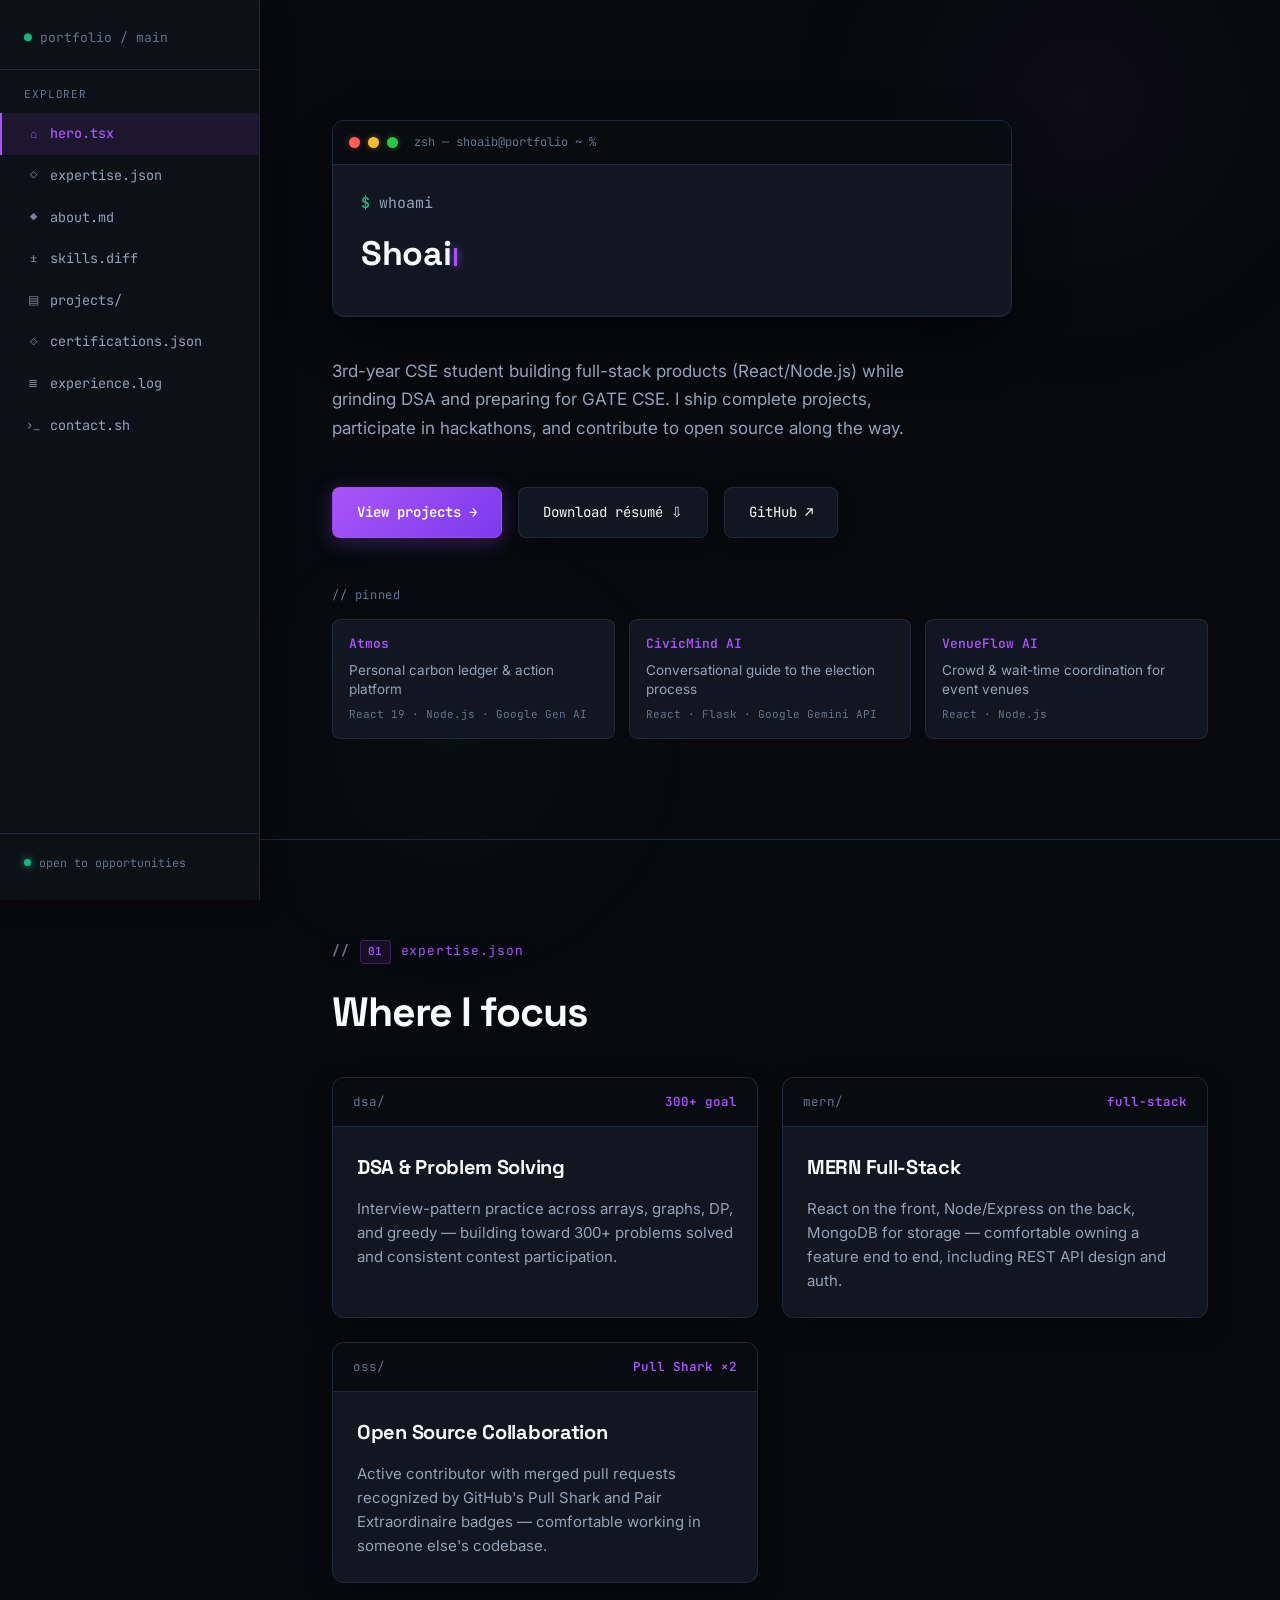
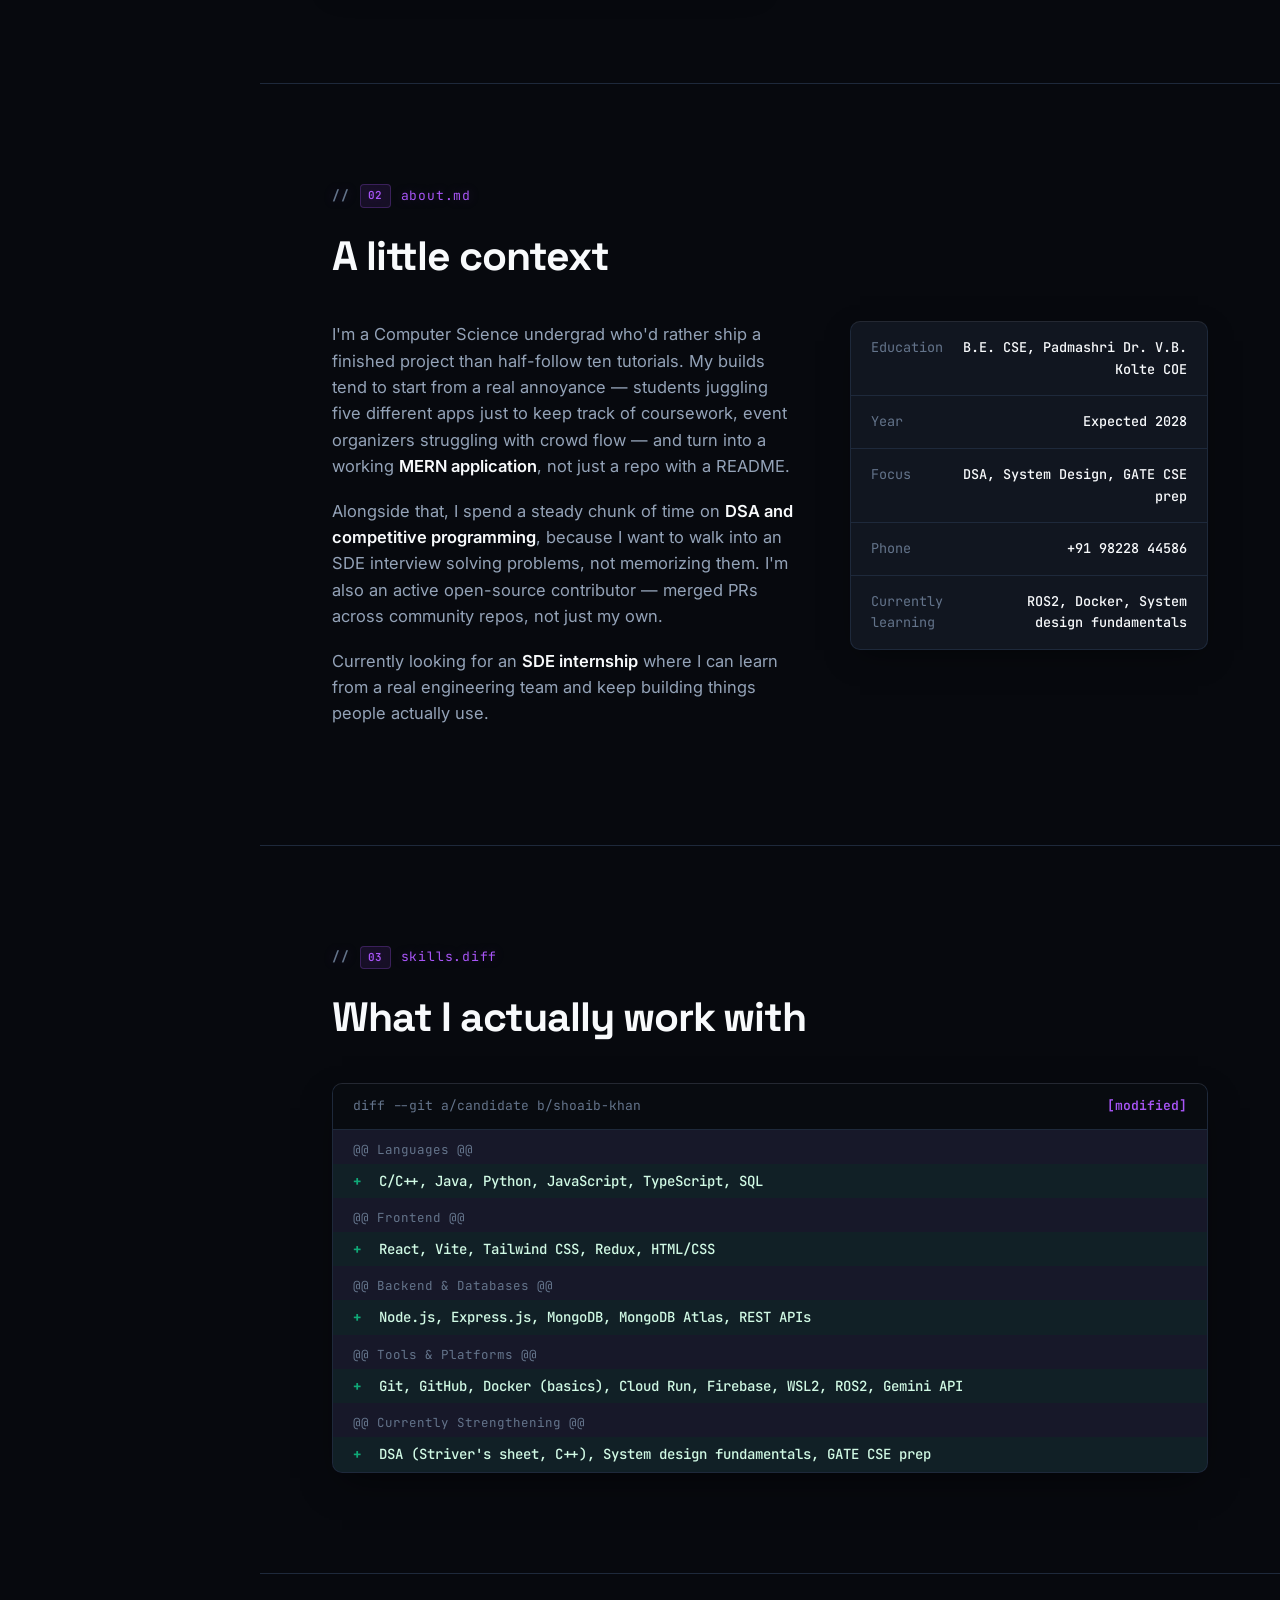
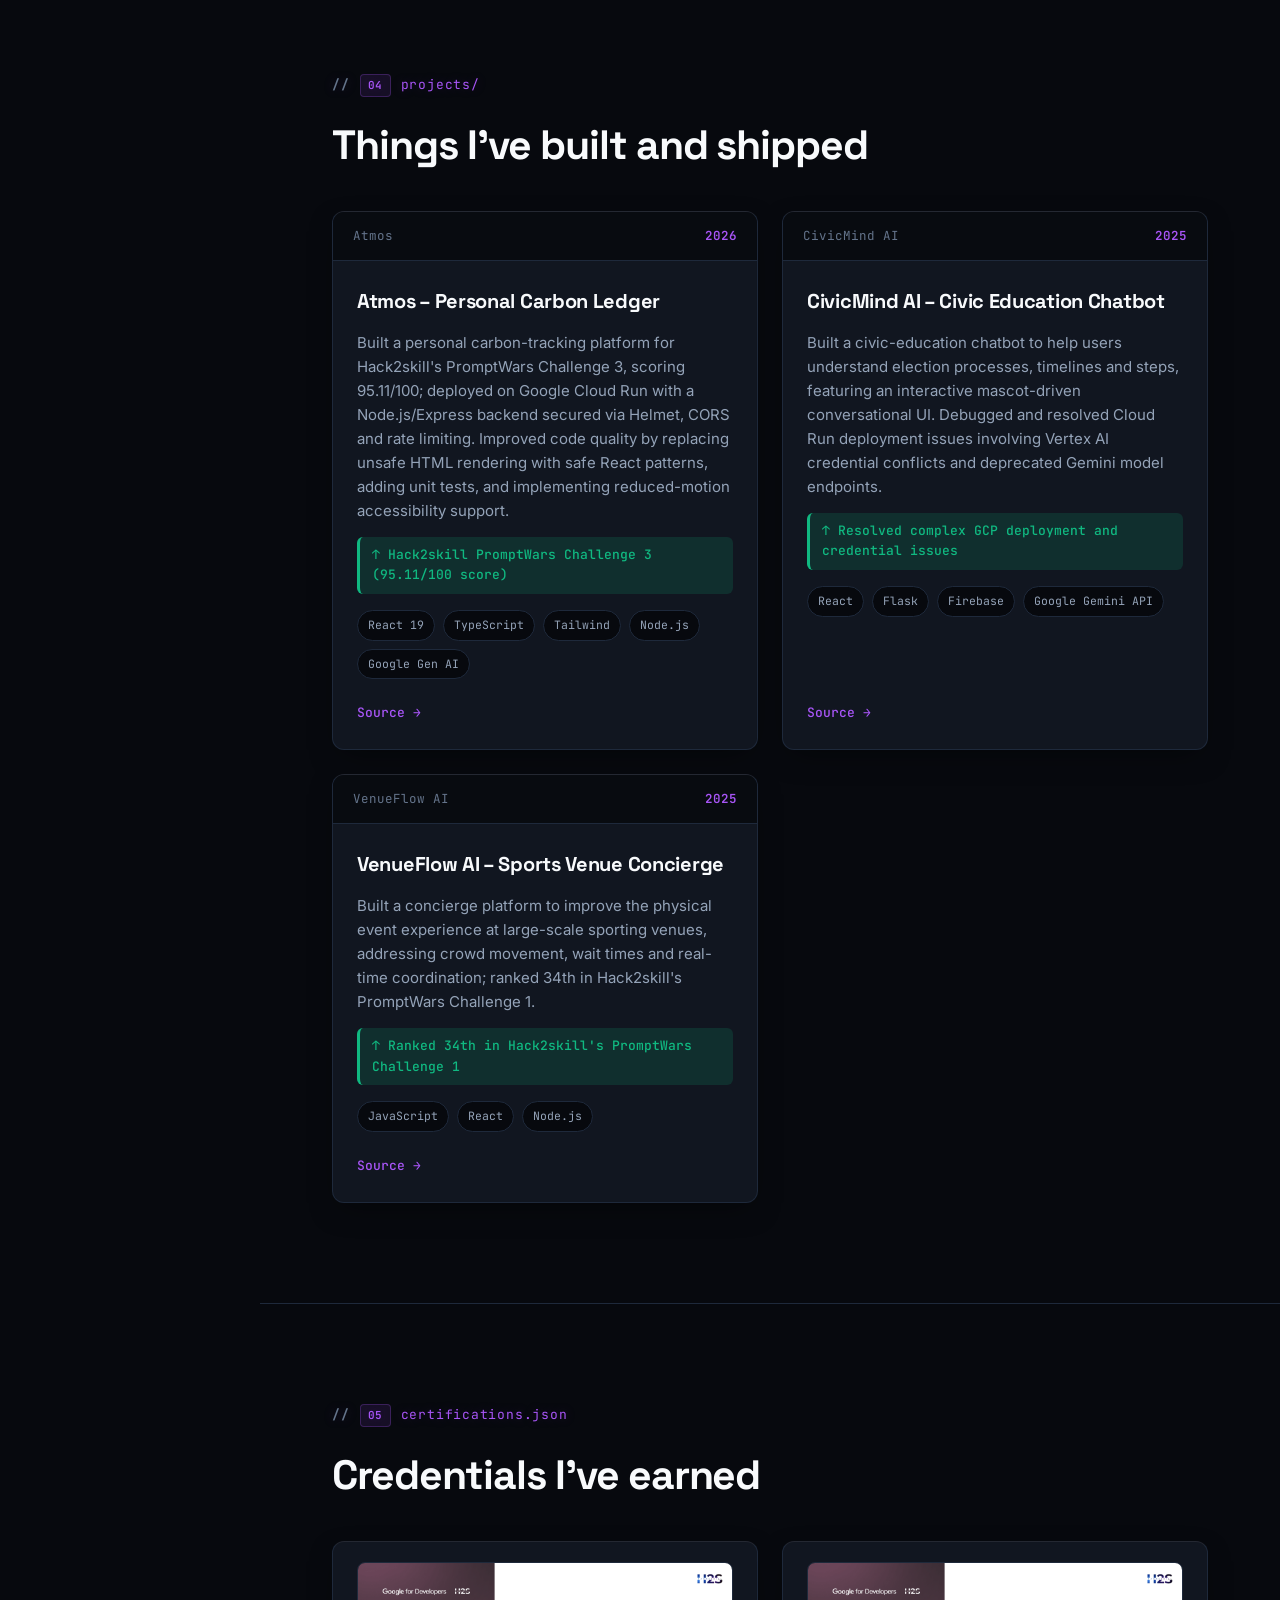
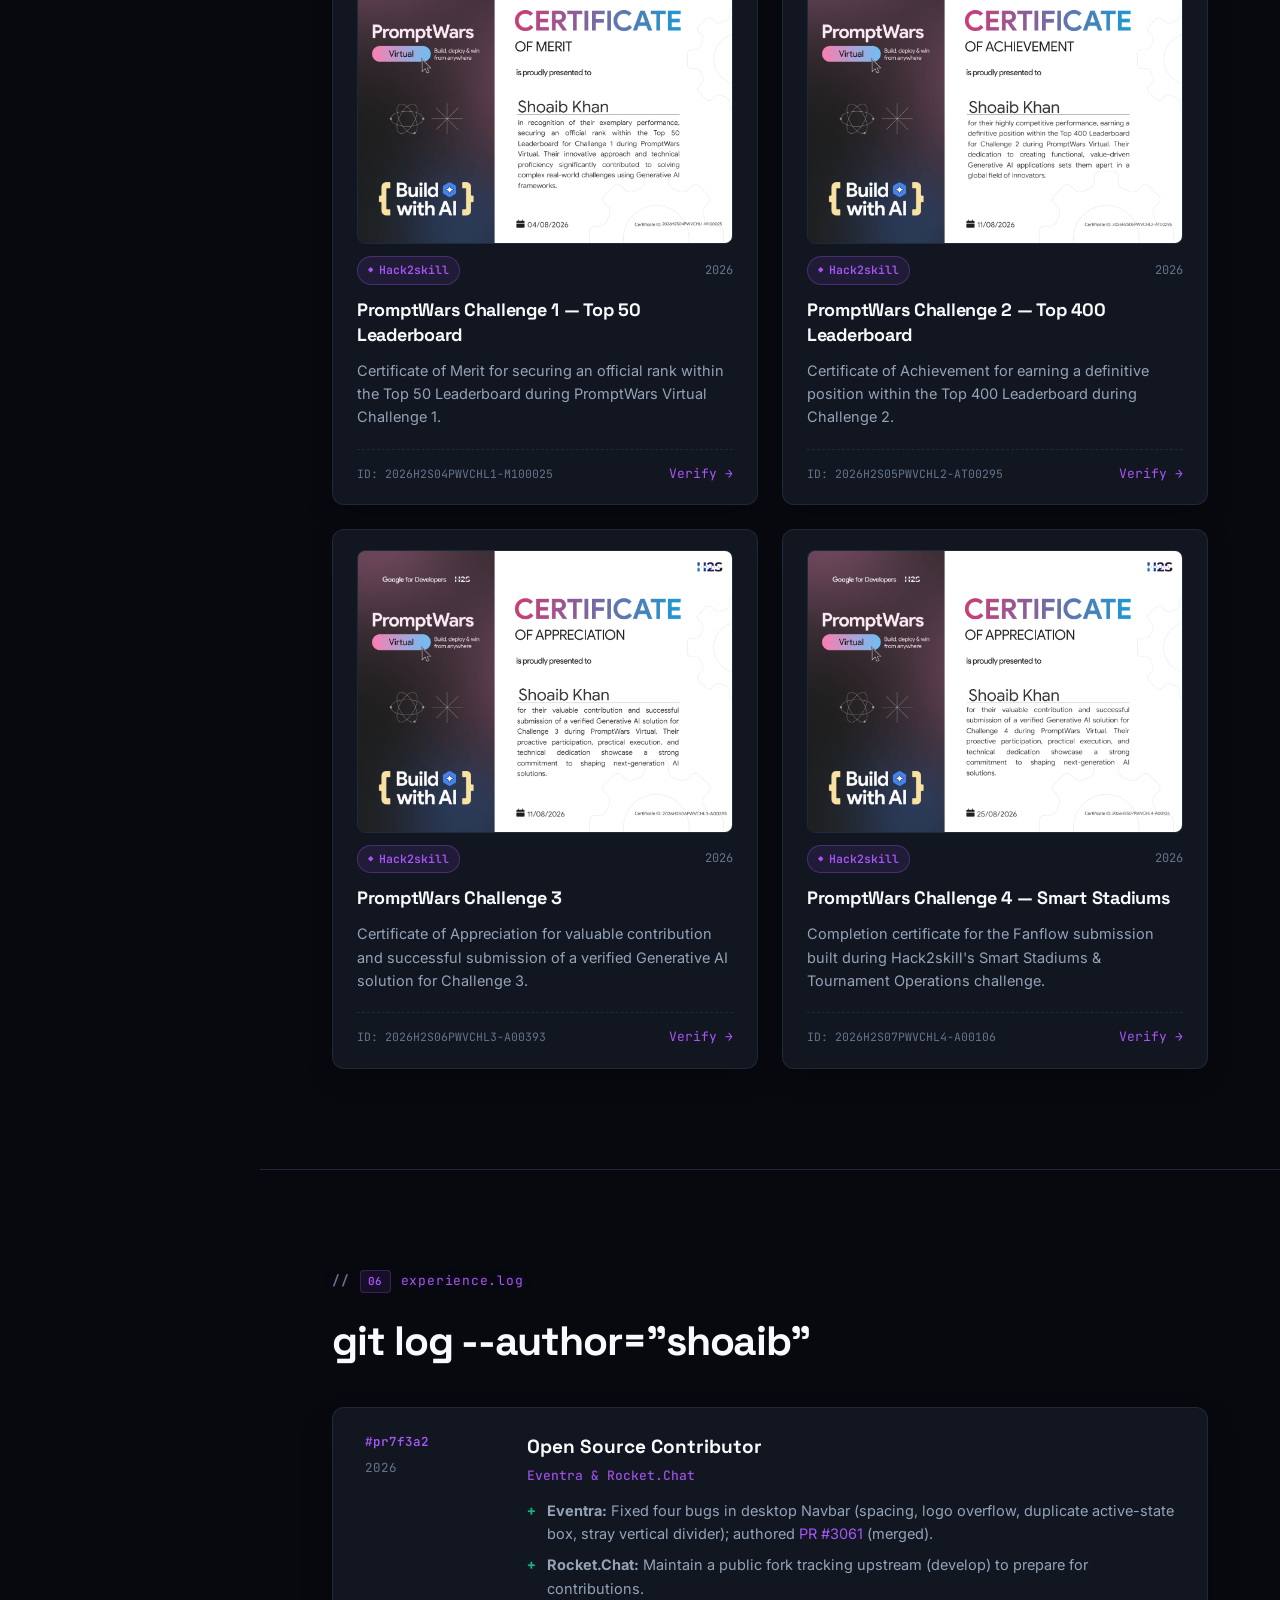
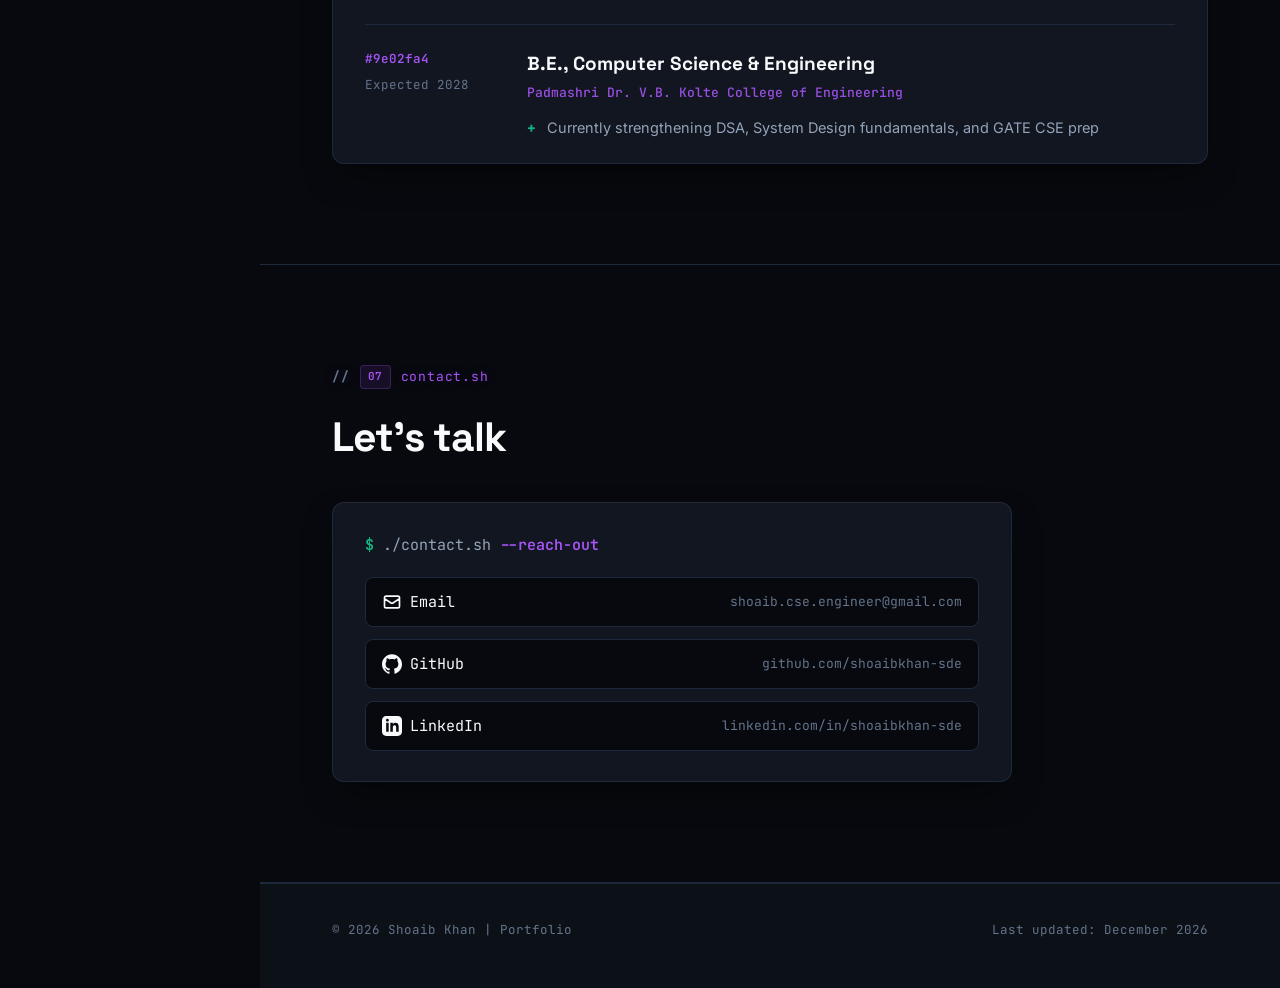
<file: index.html>
<!DOCTYPE html>
<html lang="en">
<head>
<meta charset="UTF-8">
<meta name="viewport" content="width=device-width, initial-scale=1.0">
<title>Shoaib Khan — SDE Aspirant</title>
   <link rel="icon" href="favicon.ico" sizes="48x48">
   <link rel="icon" type="image/png" sizes="96x96" href="favicon-96x96.png">
   <link rel="apple-touch-icon" href="apple-touch-icon.png">
   <link rel="manifest" href="site.webmanifest">
   <meta name="theme-color" content="#07090E">
<link rel="preconnect" href="https://fonts.googleapis.com">
<link href="https://fonts.googleapis.com/css2?family=Space+Grotesk:wght@400;500;600;700&family=Inter:wght@400;500;600&family=JetBrains+Mono:wght@400;500;600&display=swap" rel="stylesheet">
<link rel="stylesheet" href="style.css">
</head>
<body>

<div class="ambient-glow"></div>
<div class="ambient-glow-2"></div>

<div class="topbar">
  <span style="font-family:var(--font-mono); color:var(--accent); font-weight: 600;">shoaib.dev</span>
  <button id="menuToggle" aria-label="Toggle navigation">☰ Menu</button>
</div>

<div class="shell">
  <nav class="sidebar" id="sidebar" aria-label="Section navigation">
    <div class="sidebar-brand"><span class="dot">●</span> portfolio <span style="color: var(--text-faint)">/</span> main</div>
    <div class="tree-label">Explorer</div>
    <a class="tree-item active" data-target="hero" href="#hero"><span class="icon">⌂</span> hero.tsx</a>
    <a class="tree-item" data-target="expertise" href="#expertise"><span class="icon">◇</span> expertise.json</a>
    <a class="tree-item" data-target="about" href="#about"><span class="icon">◆</span> about.md</a>
    <a class="tree-item" data-target="skills" href="#skills"><span class="icon">±</span> skills.diff</a>
    <a class="tree-item" data-target="projects" href="#projects"><span class="icon">▤</span> projects/</a>
    <a class="tree-item" data-target="certifications" href="#certifications"><span class="icon">◇</span> certifications.json</a>
    <a class="tree-item" data-target="experience" href="#experience"><span class="icon">≣</span> experience.log</a>
    <a class="tree-item" data-target="contact" href="#contact"><span class="icon">›_</span> contact.sh</a>

    <div class="sidebar-footer">
      <div class="status-line"><span class="pulse"></span> open to opportunities</div>
    </div>
  </nav>

  <main>
    <section class="hero" id="hero">
      <div class="terminal">
        <div class="terminal-bar">
          <span class="dot-ctrl r"></span><span class="dot-ctrl y"></span><span class="dot-ctrl g"></span>
          <span class="path">zsh — shoaib@portfolio ~ %</span>
        </div>
        <div class="terminal-body">
          <div class="line"><span class="prompt">$</span> <span id="type-cmd"></span><span class="caret" id="caret-cmd"></span></div>
          <div class="out-name" id="out-name" style="display: none;"><span id="type-name"></span><span class="caret" id="caret-name"></span></div>
          <div class="out-role" id="out-role" style="display: none;"><span id="typewriter"></span><span class="caret" id="caret-role"></span></div>
        </div>
      </div>
      <p class="hero-sub">3rd-year CSE student building full-stack products (React/Node.js) while grinding DSA and preparing for GATE CSE. I ship complete projects, participate in hackathons, and contribute to open source along the way.</p>
      <div class="hero-actions">
        <a class="btn btn-primary" href="#projects">View projects →</a>
        <a class="btn btn-ghost" href="Shoaib_Khan_Resume.pdf" download="Shoaib_Khan_Resume.pdf">Download résumé ⇩</a>
        <a class="btn btn-ghost" href="https://github.com/shoaibkhan-sde" target="_blank" rel="noopener">GitHub ↗</a>
      </div>

      <div class="pinned">
        <div class="pinned-label">// pinned</div>
        <div class="pinned-grid">
          <a class="pinned-card" href="#projects">
            <div class="pinned-name">Atmos</div>
            <div class="pinned-desc">Personal carbon ledger & action platform</div>
            <div class="pinned-stack">React 19 · Node.js · Google Gen AI</div>
          </a>
          <a class="pinned-card" href="#projects">
            <div class="pinned-name">CivicMind AI</div>
            <div class="pinned-desc">Conversational guide to the election process</div>
            <div class="pinned-stack">React · Flask · Google Gemini API</div>
          </a>
          <a class="pinned-card" href="#projects">
            <div class="pinned-name">VenueFlow AI</div>
            <div class="pinned-desc">Crowd &amp; wait-time coordination for event venues</div>
            <div class="pinned-stack">React · Node.js</div>
          </a>
        </div>
      </div>
    </section>

    <section id="expertise">
      <div class="eyebrow"><span class="section-num">01</span> expertise.json</div>
      <h2>Where I focus</h2>
      <div class="project-grid">
        <div class="project-card">
          <div class="project-head"><span>dsa/</span><span class="stars">300+ goal</span></div>
          <div class="project-body">
            <h3>DSA &amp; Problem Solving</h3>
            <p>Interview-pattern practice across arrays, graphs, DP, and greedy — building toward 300+ problems solved and consistent contest participation.</p>
          </div>
        </div>
        <div class="project-card">
          <div class="project-head"><span>mern/</span><span class="stars">full-stack</span></div>
          <div class="project-body">
            <h3>MERN Full-Stack</h3>
            <p>React on the front, Node/Express on the back, MongoDB for storage — comfortable owning a feature end to end, including REST API design and auth.</p>
          </div>
        </div>
        <div class="project-card">
          <div class="project-head"><span>oss/</span><span class="stars">Pull Shark ×2</span></div>
          <div class="project-body">
            <h3>Open Source Collaboration</h3>
            <p>Active contributor with merged pull requests recognized by GitHub's Pull Shark and Pair Extraordinaire badges — comfortable working in someone else's codebase.</p>
          </div>
        </div>
      </div>
    </section>

    <section id="about">
      <div class="eyebrow"><span class="section-num">02</span> about.md</div>
      <h2>A little context</h2>
      <div class="about-grid">
        <div class="about-text">
          <p>I'm a Computer Science undergrad who'd rather ship a finished project than half-follow ten tutorials. My builds tend to start from a real annoyance — students juggling five different apps just to keep track of coursework, event organizers struggling with crowd flow — and turn into a working <strong>MERN application</strong>, not just a repo with a README.</p>
          <p>Alongside that, I spend a steady chunk of time on <strong>DSA and competitive programming</strong>, because I want to walk into an SDE interview solving problems, not memorizing them. I'm also an active open-source contributor — merged PRs across community repos, not just my own.</p>
          <p>Currently looking for an <strong>SDE internship</strong> where I can learn from a real engineering team and keep building things people actually use.</p>
        </div>
        <div class="facts">
          <div class="fact-row"><span>Education</span><span>B.E. CSE, Padmashri Dr. V.B. Kolte COE</span></div>
          <div class="fact-row"><span>Year</span><span>Expected 2028</span></div>
          <div class="fact-row"><span>Focus</span><span>DSA, System Design, GATE CSE prep</span></div>
          <div class="fact-row"><span>Phone</span><span>+91 98228 44586</span></div>
          <div class="fact-row"><span>Currently learning</span><span>ROS2, Docker, System design fundamentals</span></div>
        </div>
      </div>
    </section>

    <section id="skills">
      <div class="eyebrow"><span class="section-num">03</span> skills.diff</div>
      <h2>What I actually work with</h2>
      <div class="diff">
        <div class="diff-file">diff --git a/candidate b/shoaib-khan <span>[modified]</span></div>

        <div class="diff-hunk">@@ Languages @@</div>
        <div class="diff-line add"><span class="marker">+</span><span class="content">C/C++, Java, Python, JavaScript, TypeScript, SQL</span></div>

        <div class="diff-hunk">@@ Frontend @@</div>
        <div class="diff-line add"><span class="marker">+</span><span class="content">React, Vite, Tailwind CSS, Redux, HTML/CSS</span></div>

        <div class="diff-hunk">@@ Backend &amp; Databases @@</div>
        <div class="diff-line add"><span class="marker">+</span><span class="content">Node.js, Express.js, MongoDB, MongoDB Atlas, REST APIs</span></div>

        <div class="diff-hunk">@@ Tools &amp; Platforms @@</div>
        <div class="diff-line add"><span class="marker">+</span><span class="content">Git, GitHub, Docker (basics), Cloud Run, Firebase, WSL2, ROS2, Gemini API</span></div>

        <div class="diff-hunk">@@ Currently Strengthening @@</div>
        <div class="diff-line add"><span class="marker">+</span><span class="content">DSA (Striver's sheet, C++), System design fundamentals, GATE CSE prep</span></div>
      </div>
    </section>

    <section id="projects">
      <div class="eyebrow"><span class="section-num">04</span> projects/</div>
      <h2>Things I've built and shipped</h2>
      <div class="project-grid">

        <div class="project-card">
          <div class="project-head"><span>Atmos</span><span class="stars">2026</span></div>
          <div class="project-body">
            <h3>Atmos – Personal Carbon Ledger</h3>
            <p>Built a personal carbon-tracking platform for Hack2skill's PromptWars Challenge 3, scoring 95.11/100; deployed on Google Cloud Run with a Node.js/Express backend secured via Helmet, CORS and rate limiting. Improved code quality by replacing unsafe HTML rendering with safe React patterns, adding unit tests, and implementing reduced-motion accessibility support.</p>
            <div class="impact">Hack2skill PromptWars Challenge 3 (95.11/100 score)</div>
            <div class="tags"><span class="tag">React 19</span><span class="tag">TypeScript</span><span class="tag">Tailwind</span><span class="tag">Node.js</span><span class="tag">Google Gen AI</span></div>
            <div class="project-links"><a href="https://github.com/shoaibkhan-sde/Atmos" target="_blank" rel="noopener">Source →</a></div>
          </div>
        </div>

        <div class="project-card">
          <div class="project-head"><span>CivicMind AI</span><span class="stars">2025</span></div>
          <div class="project-body">
            <h3>CivicMind AI – Civic Education Chatbot</h3>
            <p>Built a civic-education chatbot to help users understand election processes, timelines and steps, featuring an interactive mascot-driven conversational UI. Debugged and resolved Cloud Run deployment issues involving Vertex AI credential conflicts and deprecated Gemini model endpoints.</p>
            <div class="impact">Resolved complex GCP deployment and credential issues</div>
            <div class="tags"><span class="tag">React</span><span class="tag">Flask</span><span class="tag">Firebase</span><span class="tag">Google Gemini API</span></div>
            <div class="project-links"><a href="https://github.com/shoaibkhan-sde/CivicMind-AI" target="_blank" rel="noopener">Source →</a></div>
          </div>
        </div>

        <div class="project-card">
          <div class="project-head"><span>VenueFlow AI</span><span class="stars">2025</span></div>
          <div class="project-body">
            <h3>VenueFlow AI – Sports Venue Concierge</h3>
            <p>Built a concierge platform to improve the physical event experience at large-scale sporting venues, addressing crowd movement, wait times and real-time coordination; ranked 34th in Hack2skill's PromptWars Challenge 1.</p>
            <div class="impact">Ranked 34th in Hack2skill's PromptWars Challenge 1</div>
            <div class="tags"><span class="tag">JavaScript</span><span class="tag">React</span><span class="tag">Node.js</span></div>
            <div class="project-links"><a href="https://github.com/shoaibkhan-sde/VenueFlow-AI" target="_blank" rel="noopener">Source →</a></div>
          </div>
        </div>

      </div>
    </section>

    <section id="certifications">
      <div class="eyebrow"><span class="section-num">05</span> certifications.json</div>
      <h2>Credentials I've earned</h2>
      
      <div class="cert-grid">

        <div class="cert-card">
          <img class="cert-img" src="cert1.png" alt="PromptWars Challenge 1 Certificate">
          <div class="cert-card-top">
            <span class="issuer-pill">Hack2skill</span>
            <span class="cert-year">2026</span>
          </div>
          <div class="cert-title">PromptWars Challenge 1 — Top 50 Leaderboard</div>
          <div class="cert-desc">Certificate of Merit for securing an official rank within the Top 50 Leaderboard during PromptWars Virtual Challenge 1.</div>
          <div class="cert-footer">
            <span class="cred-id">ID: 2026H2S04PWVCHL1-M100025</span>
            <a class="verify-link" href="https://certificate.hack2skill.com/verify/2026H2S04PWVCHL1-M100025" target="_blank" rel="noopener">Verify</a>
          </div>
        </div>

        <div class="cert-card">
          <img class="cert-img" src="cert2.png" alt="PromptWars Challenge 2 Certificate">
          <div class="cert-card-top">
            <span class="issuer-pill">Hack2skill</span>
            <span class="cert-year">2026</span>
          </div>
          <div class="cert-title">PromptWars Challenge 2 — Top 400 Leaderboard</div>
          <div class="cert-desc">Certificate of Achievement for earning a definitive position within the Top 400 Leaderboard during Challenge 2.</div>
          <div class="cert-footer">
            <span class="cred-id">ID: 2026H2S05PWVCHL2-AT00295</span>
            <a class="verify-link" href="https://certificate.hack2skill.com/verify/2026H2S05PWVCHL2-AT00295" target="_blank" rel="noopener">Verify</a>
          </div>
        </div>

        <div class="cert-card">
          <img class="cert-img" src="cert3.png" alt="PromptWars Challenge 3 Certificate">
          <div class="cert-card-top">
            <span class="issuer-pill">Hack2skill</span>
            <span class="cert-year">2026</span>
          </div>
          <div class="cert-title">PromptWars Challenge 3</div>
          <div class="cert-desc">Certificate of Appreciation for valuable contribution and successful submission of a verified Generative AI solution for Challenge 3.</div>
          <div class="cert-footer">
            <span class="cred-id">ID: 2026H2S06PWVCHL3-A00393</span>
            <a class="verify-link" href="https://certificate.hack2skill.com/verify/2026H2S06PWVCHL3-A00393" target="_blank" rel="noopener">Verify</a>
          </div>
        </div>

        <div class="cert-card">
          <img class="cert-img" src="cert4.png" alt="PromptWars Challenge 4 Certificate">
          <div class="cert-card-top">
            <span class="issuer-pill">Hack2skill</span>
            <span class="cert-year">2026</span>
          </div>
          <div class="cert-title">PromptWars Challenge 4 — Smart Stadiums</div>
          <div class="cert-desc">Completion certificate for the Fanflow submission built during Hack2skill's Smart Stadiums &amp; Tournament Operations challenge.</div>
          <div class="cert-footer">
            <span class="cred-id">ID: 2026H2S07PWVCHL4-A00106</span>
            <a class="verify-link" href="https://certificate.hack2skill.com/verify/2026H2S07PWVCHL4-A00106" target="_blank" rel="noopener">Verify</a>
          </div>
        </div>

      </div>
    </section>

    <section id="experience">
      <div class="eyebrow"><span class="section-num">06</span> experience.log</div>
      <h2>git log --author="shoaib"</h2>
      <div class="commit-log">

        <div class="commit">
          <div class="commit-meta"><span class="commit-hash">#pr7f3a2</span>2026</div>
          <div>
            <div class="commit-title">Open Source Contributor</div>
            <div class="commit-org">Eventra &amp; Rocket.Chat</div>
            <ul class="commit-body">
              <li><b>Eventra:</b> Fixed four bugs in desktop Navbar (spacing, logo overflow, duplicate active-state box, stray vertical divider); authored <a href="https://github.com/SandeepVashishtha/Eventra/pull/3061" target="_blank" style="color:var(--accent);">PR #3061</a> (merged).</li>
              <li><b>Rocket.Chat:</b> Maintain a public fork tracking upstream (develop) to prepare for contributions.</li>
            </ul>
          </div>
        </div>

        <div class="commit">
          <div class="commit-meta"><span class="commit-hash">#9e02fa4</span>Expected 2028</div>
          <div>
            <div class="commit-title">B.E., Computer Science &amp; Engineering</div>
            <div class="commit-org">Padmashri Dr. V.B. Kolte College of Engineering</div>
            <ul class="commit-body">
              <li>Currently strengthening DSA, System Design fundamentals, and GATE CSE prep</li>
            </ul>
          </div>
        </div>

      </div>
    </section>

    <section id="contact">
      <div class="eyebrow"><span class="section-num">07</span> contact.sh</div>

      <h2>Let's talk</h2>
      <div class="contact-terminal">
        <div class="cmd"><span class="prompt">$</span> ./contact.sh <span class="flag">--reach-out</span></div>
        <div class="contact-links">
          <a href="mailto:shoaib.cse.engineer@gmail.com">
            <span style="display: flex; align-items: center; gap: 8px;">
              <svg width="20" height="20" fill="none" stroke="currentColor" stroke-width="2" viewBox="0 0 24 24"><path stroke-linecap="round" stroke-linejoin="round" d="M3 8l7.89 5.26a2 2 0 002.22 0L21 8M5 19h14a2 2 0 002-2V7a2 2 0 00-2-2H5a2 2 0 00-2 2v10a2 2 0 002 2z"></path></svg>
              Email
            </span>
            <span>shoaib.cse.engineer@gmail.com</span>
          </a>
          <a href="https://github.com/shoaibkhan-sde" target="_blank" rel="noopener">
            <span style="display: flex; align-items: center; gap: 8px;">
              <svg width="20" height="20" fill="currentColor" viewBox="0 0 24 24"><path d="M12 .297c-6.63 0-12 5.373-12 12 0 5.303 3.438 9.8 8.205 11.385.6.113.82-.258.82-.577 0-.285-.01-1.04-.015-2.04-3.338.724-4.042-1.61-4.042-1.61C4.422 18.07 3.633 17.7 3.633 17.7c-1.087-.744.084-.729.084-.729 1.205.084 1.838 1.236 1.838 1.236 1.07 1.835 2.809 1.305 3.495.998.108-.776.417-1.305.76-1.605-2.665-.3-5.466-1.332-5.466-5.93 0-1.31.465-2.38 1.235-3.22-.135-.303-.54-1.523.105-3.176 0 0 1.005-.322 3.3 1.23.96-.267 1.98-.399 3-.405 1.02.006 2.04.138 3 .405 2.28-1.552 3.285-1.23 3.285-1.23.645 1.653.24 2.873.12 3.176.765.84 1.23 1.91 1.23 3.22 0 4.61-2.805 5.625-5.475 5.92.42.36.81 1.096.81 2.22 0 1.606-.015 2.896-.015 3.286 0 .315.21.69.825.57C20.565 22.092 24 17.592 24 12.297c0-6.627-5.373-12-12-12"></path></svg>
              GitHub
            </span>
            <span>github.com/shoaibkhan-sde</span>
          </a>
          <a href="https://linkedin.com/in/shoaibkhan-sde" target="_blank" rel="noopener">
            <span style="display: flex; align-items: center; gap: 8px;">
              <svg width="20" height="20" fill="currentColor" viewBox="0 0 24 24"><path d="M19 0h-14c-2.761 0-5 2.239-5 5v14c0 2.761 2.239 5 5 5h14c2.762 0 5-2.239 5-5v-14c0-2.761-2.238-5-5-5zm-11 19h-3v-11h3v11zm-1.5-12.268c-.966 0-1.75-.79-1.75-1.764s.784-1.764 1.75-1.764 1.75.79 1.75 1.764-.783 1.764-1.75 1.764zm13.5 12.268h-3v-5.604c0-3.368-4-3.113-4 0v5.604h-3v-11h3v1.765c1.396-2.586 7-2.777 7 2.476v6.759z"></path></svg>
              LinkedIn
            </span>
            <span>linkedin.com/in/shoaibkhan-sde</span>
          </a>
        </div>
      </div>
    </section>

    <footer>
      <span>© <span id="current-year">2026</span> Shoaib Khan | Portfolio</span>
      <span id="last-updated">Last updated: September 2026</span>
    </footer>

  </main>
</div>

<script src="main.js"></script>

</body>
</html>
</file>
<file: style.css>
:root{
  --bg:#07090E;
  --bg-alt:#0C1017;
  --bg-raised:#111620;
  --bg-hover:#182030;
  --text:#F8FAFC;
  --text-dim:#94A3B8;
  --text-faint:#64748B;
  --border:#1E293B;
  --border-glow:#334155;
  --accent:#A855F7;
  --accent-glow:rgba(168,85,247,0.15);
  --accent-dim:#7C3AED;
  --green:#10B981;
  --green-glow:rgba(16,185,129,0.15);
  --red:#F43F5E;
  --sidebar-w:260px;
  --font-display:'Space Grotesk', sans-serif;
  --font-body:'Inter', sans-serif;
  --font-mono:'JetBrains Mono', monospace;
}

*{margin:0;padding:0;box-sizing:border-box;}

html{scroll-behavior:smooth;}
@media (prefers-reduced-motion: reduce){
  html{scroll-behavior:auto;}
  *{animation-duration:0.01ms !important; animation-iteration-count:1 !important; transition-duration:0.01ms !important;}
}

body{
  background:var(--bg);
  color:var(--text);
  font-family:var(--font-body);
  line-height:1.6;
  font-size:16px;
  overflow-x:hidden;
}

::-webkit-scrollbar { width: 8px; }
::-webkit-scrollbar-track { background: var(--bg); }
::-webkit-scrollbar-thumb { background: var(--border); border-radius: 4px; }
::-webkit-scrollbar-thumb:hover { background: var(--text-faint); }

a{color:inherit; text-decoration:none;}
::selection{background:var(--accent-glow); color:var(--text);}

:focus-visible{
  outline:2px solid var(--accent);
  outline-offset:3px;
  border-radius:4px;
}

.ambient-glow {
  position: fixed;
  width: 600px;
  height: 600px;
  border-radius: 50%;
  background: radial-gradient(circle, rgba(168,85,247,0.04) 0%, rgba(0,0,0,0) 70%);
  top: -200px;
  right: -100px;
  z-index: 0;
  pointer-events: none;
}
.ambient-glow-2 {
  position: fixed;
  width: 500px;
  height: 500px;
  border-radius: 50%;
  background: radial-gradient(circle, rgba(16,185,129,0.03) 0%, rgba(0,0,0,0) 70%);
  bottom: -100px;
  left: 200px;
  z-index: 0;
  pointer-events: none;
}

.shell{
  display:flex;
  min-height:100vh;
  position: relative;
  z-index: 1;
}

.sidebar{
  width:var(--sidebar-w);
  flex-shrink:0;
  background:var(--bg-alt);
  border-right:1px solid var(--border);
  padding:28px 0;
  position:fixed;
  top:0; left:0; bottom:0;
  overflow-y:auto;
  z-index:100;
  display: flex;
  flex-direction: column;
  box-shadow: 4px 0 24px rgba(0,0,0,0.3);
}

.sidebar-brand{
  font-family:var(--font-mono);
  font-size:13px;
  color:var(--text-faint);
  padding:0 24px 20px;
  border-bottom:1px solid var(--border);
  margin-bottom:16px;
  display: flex;
  align-items: center;
  gap: 8px;
}
.sidebar-brand .dot{
  color:var(--green);
  animation: pulseGlow 2s infinite ease-in-out;
}
@keyframes pulseGlow {
  0%, 100% { opacity: 1; text-shadow: 0 0 8px var(--green); }
  50% { opacity: 0.4; text-shadow: none; }
}

.tree-label{
  font-family:var(--font-mono);
  font-size:11px;
  letter-spacing:0.08em;
  color:var(--text-faint);
  text-transform:uppercase;
  padding:0 24px 10px;
}

.tree-item{
  display:flex;
  align-items:center;
  gap:10px;
  padding:10px 24px;
  font-family:var(--font-mono);
  font-size:13.5px;
  color:var(--text-dim);
  cursor:pointer;
  border-left:2px solid transparent;
  transition: all 0.2s cubic-bezier(0.16, 1, 0.3, 1);
}
.tree-item:hover{
  background:var(--accent-glow);
  color:var(--text);
  padding-left: 28px;
}
.tree-item.active{
  color:var(--accent);
  border-left-color:var(--accent);
  background:rgba(168,85,247,0.1);
  font-weight: 500;
}
.tree-item .icon{ opacity:0.8; font-size:12px; width:14px; text-align:center; transition: transform 0.2s; }
.tree-item:hover .icon { transform: scale(1.2); }

.sidebar-footer{
  padding:20px 24px 0;
  margin-top:auto;
  border-top:1px solid var(--border);
}
.status-line{
  font-family:var(--font-mono);
  font-size:11.5px;
  color:var(--text-faint);
  display:flex;
  align-items:center;
  gap:8px;
}
.status-line .pulse{
  width:7px; height:7px; border-radius:50%;
  background:var(--green);
  box-shadow: 0 0 8px var(--green);
  animation:pulse 2s infinite;
}
@keyframes pulse{
  0%,100%{ transform: scale(1); opacity:1; }
  50%{ transform: scale(1.3); opacity:0.4; }
}

.topbar{
  display:none;
  position:fixed;
  top:0; left:0; right:0;
  height:60px;
  background:var(--bg-alt);
  border-bottom:1px solid var(--border);
  z-index:200;
  align-items:center;
  justify-content:space-between;
  padding:0 20px;
  font-family:var(--font-mono);
  font-size:13px;
  backdrop-filter: blur(12px);
}
.topbar button{
  background:var(--bg-raised); border:1px solid var(--border); color:var(--text);
  font-family:var(--font-mono); font-size:16px; line-height:1;
  padding:8px 12px; border-radius:6px; cursor:pointer;
  transition: background 0.2s, border-color 0.2s;
}
.topbar button:hover { border-color: var(--accent); background: var(--accent-glow); }

main{
  margin-left:var(--sidebar-w);
  flex:1;
  min-width:0;
}

section{
  padding:100px 72px;
  border-bottom:1px solid var(--border);
  max-width:1120px;
  opacity: 0;
  transform: translateY(24px);
  transition: opacity 0.8s cubic-bezier(0.16, 1, 0.3, 1), transform 0.8s cubic-bezier(0.16, 1, 0.3, 1);
}
section.in{
  opacity: 1;
  transform: translateY(0);
}

.eyebrow{
  font-family:var(--font-mono);
  font-size:13px;
  color:var(--accent);
  letter-spacing:0.06em;
  margin-bottom:16px;
  display:flex;
  align-items:center;
  gap:10px;
  text-shadow: 0 0 12px rgba(168,85,247,0.25);
}
.eyebrow::before{ content:'//'; color:var(--text-faint); font-weight: 700; }

.section-num {
  font-family: var(--font-mono);
  font-size: 11px;
  color: var(--accent);
  background: rgba(168, 85, 247, 0.1);
  border: 1px solid rgba(168, 85, 247, 0.25);
  padding: 2px 7px;
  border-radius: 4px;
  font-weight: 600;
  letter-spacing: 0.05em;
}

h2{
  font-family:var(--font-display);
  font-size:clamp(30px, 3.2vw, 42px);
  font-weight:700;
  margin-bottom:32px;
  letter-spacing:-0.025em;
  color: var(--text);
}

.hero{
  padding-top:120px;
  display:flex;
  flex-direction:column;
  gap:40px;
}


.terminal{
  background:var(--bg-raised);
  border:1px solid var(--border);
  border-radius:12px;
  overflow:hidden;
  max-width:680px;
  box-shadow: 0 24px 50px -15px rgba(0,0,0,0.7), 0 0 0 1px rgba(255,255,255,0.03) inset;
  transition: border-color 0.3s, box-shadow 0.3s;
}
.terminal:hover {
  border-color: var(--border-glow);
  box-shadow: 0 30px 60px -15px rgba(0,0,0,0.8), 0 0 20px rgba(168,127,251,0.06);
}
.terminal-bar{
  display:flex;
  align-items:center;
  gap:8px;
  padding:12px 16px;
  background:#080B10;
  border-bottom:1px solid var(--border);
}
.terminal-bar span.dot-ctrl{ width:11px; height:11px; border-radius:50%; display:inline-block; }
.terminal-bar .r{background:#FF5F56; box-shadow: 0 0 6px rgba(255,95,86,0.4);}
.terminal-bar .y{background:#FFBD2E; box-shadow: 0 0 6px rgba(255,189,46,0.4);}
.terminal-bar .g{background:#27C93F; box-shadow: 0 0 6px rgba(39,201,63,0.4);}
.terminal-bar .path{
  font-family:var(--font-mono); font-size:12px; color:var(--text-faint);
  margin-left:8px;
}
.terminal-body{
  padding:26px 28px 30px;
  font-family:var(--font-mono);
  font-size:15px;
}
.terminal-body .line{ margin-bottom:12px; color:var(--text-dim); }
.terminal-body .prompt{ color:var(--green); font-weight: 600; }
.terminal-body .out-name{
  font-family:var(--font-display);
  font-size:34px;
  color:var(--text);
  font-weight:700;
  margin:6px 0 4px;
  letter-spacing: -0.01em;
}
.terminal-body .out-role{ color:var(--accent); font-size:15.5px; font-weight: 500; }
.caret{
  display:inline-block; width:3px; height:18px; background:var(--accent);
  vertical-align:middle; margin-left:3px;
  box-shadow: 0 0 8px var(--accent);
  animation:blink 1s step-end infinite;
}
@keyframes blink{ 50%{ opacity:0; } }

.hero-sub{
  max-width:580px;
  color:var(--text-dim);
  font-size:17px;
  line-height: 1.7;
}
.hero-actions{ display:flex; gap:16px; flex-wrap:wrap; margin-top: 4px; }
.btn{
  font-family:var(--font-mono);
  font-size:14px;
  padding:13px 24px;
  border-radius:8px;
  cursor:pointer;
  display:inline-flex;
  align-items:center;
  gap:10px;
  transition:all 0.25s cubic-bezier(0.16, 1, 0.3, 1);
  position: relative;
  overflow: hidden;
}
.btn-primary{
  background: linear-gradient(135deg, #A855F7 0%, #7C3AED 100%);
  color:#FFFFFF;
  border:1px solid rgba(168, 85, 247, 0.5);
  font-weight:600;
  box-shadow: 0 4px 20px rgba(168,85,247,0.3);
}
.btn-primary:hover{
  transform:translateY(-3px);
  box-shadow: 0 10px 30px rgba(168,85,247,0.5);
  border-color: #C084FC;
}
.btn-ghost{
  background:var(--bg-raised);
  color:var(--text);
  border:1px solid var(--border);
  border-top:1px solid rgba(255,255,255,0.08);
  box-shadow: 0 4px 15px rgba(0,0,0,0.2);
}
.btn-ghost:hover{
  border-color:var(--accent);
  color:var(--accent);
  transform:translateY(-3px);
  background:var(--accent-glow);
}

.pinned{ margin-top: 8px; }
.pinned-label{
  font-family:var(--font-mono); font-size:12px; color:var(--text-faint);
  margin-bottom:14px; letter-spacing:0.05em;
}
.pinned-grid{
  display:grid;
  grid-template-columns:repeat(3, minmax(0,1fr));
  gap:14px;
  max-width:900px;
}
.pinned-card{
  display:block;
  background:var(--bg-raised);
  border:1px solid var(--border);
  border-top:1px solid rgba(255,255,255,0.08);
  border-radius:8px;
  padding:14px 16px;
  transition:all 0.25s cubic-bezier(0.16,1,0.3,1);
}
.pinned-card:hover{
  border-color:var(--accent);
  transform:translateY(-4px);
  box-shadow:0 12px 28px -8px rgba(0,0,0,0.6), 0 0 16px rgba(168,85,247,0.15);
}
.pinned-name{ font-family:var(--font-mono); font-size:13px; color:var(--accent); margin-bottom:6px; font-weight: 600; }
.pinned-desc{ font-size:13.5px; color:var(--text-dim); margin-bottom:8px; line-height:1.4; }
.pinned-stack{ font-family:var(--font-mono); font-size:11px; color:var(--text-faint); }

@media (max-width:760px){
  .pinned-grid{ grid-template-columns:1fr; }
}

.about-grid{
  display:grid;
  grid-template-columns:1.3fr 1fr;
  gap:52px;
  align-items:start;
}
.about-text p{ color:var(--text-dim); margin-bottom:18px; max-width:540px; font-size: 16.5px; }
.about-text strong{ color:var(--text); font-weight:600; }

.facts{
  display:flex;
  flex-direction:column;
  border:1px solid var(--border);
  border-top:1px solid rgba(255,255,255,0.08);
  border-radius:10px;
  overflow:hidden;
  background: var(--bg-raised);
  box-shadow: 0 10px 30px -10px rgba(0,0,0,0.5);
}
.fact-row{
  display:flex;
  justify-content:space-between;
  gap:16px;
  padding:15px 20px;
  border-bottom:1px solid var(--border);
  font-family:var(--font-mono);
  font-size:13.5px;
  transition: background 0.15s;
}
.fact-row:hover { background: var(--bg-hover); }
.fact-row:last-child{ border-bottom:none; }
.fact-row span:first-child{ color:var(--text-faint); }
.fact-row span:last-child{ color:var(--text); text-align:right; font-weight: 500; }

.diff{
  font-family:var(--font-mono);
  font-size:14px;
  background:var(--bg-raised);
  border:1px solid var(--border);
  border-top:1px solid rgba(255,255,255,0.08);
  border-radius:10px;
  overflow:hidden;
  box-shadow: 0 15px 35px -10px rgba(0,0,0,0.5);
}
.diff-file{
  padding:12px 20px;
  background:#080B10;
  color:var(--text-faint);
  border-bottom:1px solid var(--border);
  font-size:13px;
  display: flex;
  justify-content: space-between;
}
.diff-file span { color: var(--accent); font-weight: 600; }
.diff-hunk{
  padding:10px 20px 4px;
  color:var(--text-faint);
  background:rgba(168,85,247,0.04);
  font-size: 12.5px;
}
.diff-line{
  padding:6px 20px;
  display:flex;
  gap:14px;
  white-space:pre-wrap;
  transition: background 0.15s;
}
.diff-line:hover { background: rgba(255,255,255,0.02); }
.diff-line.add{ background:rgba(16,185,129,0.06); color:var(--green); }
.diff-line .marker{ opacity:0.9; width:12px; flex-shrink:0; font-weight: 700; }
.diff-line .content{ color:var(--text); }
.diff-line.add .content{ color:#D1FAE5; font-weight: 500; }

.project-grid{
  display:grid;
  grid-template-columns:repeat(2, 1fr);
  gap:24px;
}
.project-card{
  background:var(--bg-raised);
  border:1px solid var(--border);
  border-top:1px solid rgba(255,255,255,0.08);
  border-radius:12px;
  overflow:hidden;
  display:flex;
  flex-direction:column;
  transition:all 0.3s cubic-bezier(0.16, 1, 0.3, 1);
  box-shadow: 0 10px 30px -10px rgba(0,0,0,0.5);
}
.project-card:hover{
  border-color:rgba(168,85,247,0.35);
  transform:translateY(-5px);
  box-shadow: 0 20px 40px -12px rgba(0,0,0,0.7), 0 0 24px rgba(168,85,247,0.12);
}
.project-head{
  padding:14px 20px;
  background:#080B10;
  border-bottom:1px solid var(--border);
  font-family:var(--font-mono);
  font-size:12.5px;
  color:var(--text-faint);
  display:flex;
  justify-content:space-between;
  align-items: center;
}
.project-head .stars { color: var(--accent); display: flex; align-items: center; gap: 4px; font-weight: 600; }
.project-body{ padding:24px; display:flex; flex-direction:column; gap:14px; flex:1; }
.project-body h3{
  font-family:var(--font-display);
  font-size:20px;
  font-weight:700;
  letter-spacing: -0.015em;
  color: var(--text);
}
.project-body p{ color:var(--text-dim); font-size:15px; line-height: 1.6; }
.impact{
  font-family:var(--font-mono);
  font-size:13px;
  color:var(--green);
  background: var(--green-glow);
  padding: 8px 12px;
  border-radius: 6px;
  border-left: 3px solid var(--green);
  font-weight: 500;
}
.impact::before{ content:'↑ '; font-weight: bold; }
.tags{ display:flex; flex-wrap:wrap; gap:8px; margin-top:2px; }
.tag{
  font-family:var(--font-mono);
  font-size:11.5px;
  padding:5px 10px;
  border:1px solid var(--border);
  background: var(--bg);
  border-radius:20px;
  color:var(--text-dim);
  transition: all 0.2s;
}
.tag:hover { border-color: var(--accent); color: var(--accent); background: var(--accent-glow); }
.project-links{ display:flex; gap:18px; margin-top:auto; padding-top:10px; }
.project-links a{
  font-family:var(--font-mono);
  font-size:13px;
  color:var(--accent);
  border-bottom:1px solid transparent;
  transition: border-color 0.2s;
  font-weight: 500;
}
.project-links a:hover{ border-bottom-color:var(--accent); }

.commit-log{ display:flex; flex-direction:column; background: var(--bg-raised); border: 1px solid var(--border); border-top:1px solid rgba(255,255,255,0.08); border-radius: 12px; padding: 24px 32px; box-shadow: 0 15px 35px -10px rgba(0,0,0,0.5); }
.commit{
  display:grid;
  grid-template-columns:130px 1fr;
  gap:32px;
  padding:24px 0;
  border-bottom:1px solid var(--border);
  position: relative;
}
.commit:last-child{ border-bottom:none; padding-bottom: 0; }
.commit:first-child{ padding-top: 0; }
.commit-meta{ font-family:var(--font-mono); font-size:12.5px; color:var(--text-faint); }
.commit-hash{ color:var(--accent); display:block; margin-bottom:6px; font-weight: 600; }
.commit-title{
  font-family:var(--font-display);
  font-size:19px;
  font-weight:700;
  margin-bottom:4px;
  color: var(--text);
}
.commit-org{ color:var(--accent); opacity: 0.9; font-family: var(--font-mono); font-size:13px; margin-bottom:12px; font-weight: 500; }
.commit-body{ list-style:none; display:flex; flex-direction:column; gap:8px; }
.commit-body li{ color:var(--text-dim); font-size:14.5px; padding-left:20px; position:relative; }
.commit-body li::before{ content:'+'; position:absolute; left:0; color:var(--green); font-family:var(--font-mono); font-weight: bold; }

.contact-terminal{
  background:var(--bg-raised);
  border:1px solid var(--border);
  border-top:1px solid rgba(255,255,255,0.08);
  border-radius:12px;
  padding:30px 32px;
  font-family:var(--font-mono);
  font-size:15px;
  max-width:680px;
  box-shadow: 0 15px 35px -10px rgba(0,0,0,0.5);
  transition: border-color 0.3s;
}
.contact-terminal:hover { border-color: var(--border-glow); }
.contact-terminal .cmd{ color:var(--text-dim); margin-bottom:20px; }
.contact-terminal .cmd .prompt{ color:var(--green); font-weight: 600; }
.contact-terminal .cmd .flag{ color:var(--accent); font-weight: 600; }
.contact-links{ display:flex; flex-direction:column; gap:12px; }
.contact-links a{
  display:flex; justify-content:space-between; align-items: center;
  flex-wrap: wrap; gap: 8px;
  padding:12px 16px;
  background: var(--bg);
  border: 1px solid var(--border);
  border-radius: 8px;
  color:var(--text);
  transition: all 0.2s;
}
.contact-links a:hover{ border-color:var(--accent); color:var(--accent); transform: translateX(4px); background: var(--accent-glow); }
.contact-links a span:last-child{ color:var(--text-faint); font-size:13px; word-break: break-word; }

footer{
  padding:36px 72px 48px;
  font-family:var(--font-mono);
  font-size:12.5px;
  color:var(--text-faint);
  display:flex;
  justify-content:space-between;
  flex-wrap:wrap;
  gap:12px;
  border-top: 1px solid var(--border);
  background: var(--bg-alt);
}

/* Certifications Section */
.cert-grid{
  display:grid;
  grid-template-columns:1fr 1fr;
  gap:24px;
}
.cert-card{
  background:var(--bg-raised);
  border:1px solid var(--border);
  border-top:1px solid rgba(255,255,255,0.08);
  border-radius:12px;
  padding:20px 24px;
  display:flex;
  flex-direction:column;
  gap:12px;
  transition:all 0.3s cubic-bezier(0.16, 1, 0.3, 1);
  box-shadow: 0 10px 30px -10px rgba(0,0,0,0.5);
}
.cert-card:hover{
  border-color:rgba(168,85,247,0.35);
  transform:translateY(-5px);
  box-shadow: 0 20px 40px -12px rgba(0,0,0,0.7), 0 0 24px rgba(168,85,247,0.12);
}
.cert-img{
  width:100%;
  height:auto;
  border-radius:8px;
  border:1px solid var(--border);
  object-fit:cover;
  background: var(--bg-alt);
  transition: transform 0.3s ease;
}
.cert-card:hover .cert-img {
  transform: scale(1.02);
}
.cert-card-top{
  display:flex;
  justify-content:space-between;
  align-items:center;
}
.issuer-pill{
  display:inline-flex;
  align-items:center;
  gap:6px;
  font-family:var(--font-mono);
  font-size:11.5px;
  color:var(--accent);
  background:rgba(168,85,247,0.1);
  border:1px solid rgba(168,85,247,0.3);
  padding:4px 10px;
  border-radius:999px;
  font-weight: 600;
}
.issuer-pill::before{content:"◆";font-size:9px;}
.cert-year{
  font-family:var(--font-mono);
  font-size:12px;
  color:var(--text-faint);
}
.cert-title{
  font-family:var(--font-display);
  font-size:18px;
  font-weight:700;
  color:var(--text);
  line-height:1.4;
  letter-spacing: -0.015em;
}
.cert-desc{
  font-size:14.5px;
  color:var(--text-dim);
  line-height:1.6;
  flex: 1;
}
.cert-footer{
  display:flex;
  justify-content:space-between;
  align-items:center;
  margin-top:8px;
  padding-top:14px;
  border-top:1px dashed var(--border);
  font-family:var(--font-mono);
}
.cred-id{
  font-size:11.5px;
  color:var(--text-faint);

  overflow:hidden;
  text-overflow:ellipsis;
  white-space:nowrap;
  max-width:60%;
}
.verify-link{
  font-size:13px;
  color:var(--accent);
  text-decoration:none;
  white-space:nowrap;
  transition: opacity 0.2s;
}
.verify-link:hover{ opacity:0.8; }
.verify-link::after{content:" →";}

@media (max-width: 960px){
  .about-grid{ grid-template-columns:1fr; }
  .project-grid{ grid-template-columns:1fr; }
  .cert-grid{ grid-template-columns:1fr; }
}

@media (max-width: 760px){
  .sidebar{
    transform:translateX(-100%);
    transition:transform 0.3s cubic-bezier(0.16, 1, 0.3, 1);
    top:60px;
  }
  .sidebar.open{ transform:translateX(0); box-shadow: 10px 0 40px rgba(0,0,0,0.8); }
  .topbar{ display:flex; }
  main{ margin-left:0; margin-top:60px; }
  section{ padding:64px 24px; }
  .commit{ grid-template-columns:1fr; gap:8px; }
  .commit-log { padding: 20px; }
  .contact-links a { flex-direction: column; align-items: flex-start; gap: 4px; }
  footer{ padding:28px 24px; flex-direction:column; }
}
</file>
